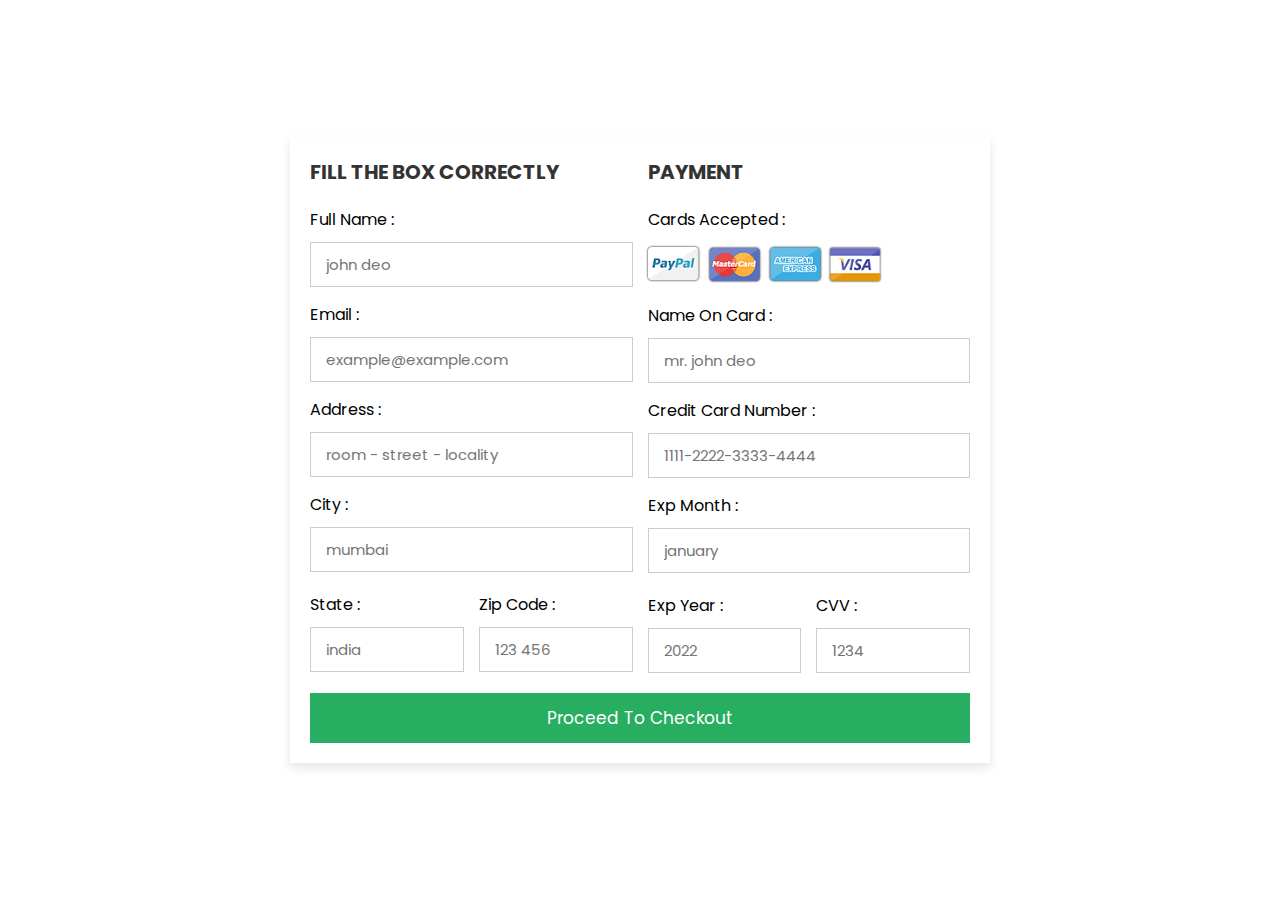
<file: gateway.html>
<!DOCTYPE html>
<html lang="en">
<head>
    <meta charset="UTF-8">
    <meta http-equiv="X-UA-Compatible" content="IE=edge">
    <meta name="viewport" content="width=device-width, initial-scale=1.0">
    
    <!-- custom css file link  -->
    <link rel="stylesheet" href="css/gateway.css">

</head>
<body>

<div class="container">

    <form action="">

        <div class="row">

            <div class="col">

                <h3 class="title">Fill the box correctly</h3>

                <div class="inputBox">
                    <span>full name :</span>
                    <input type="text" placeholder="john deo">
                </div>
                <div class="inputBox">
                    <span>email :</span>
                    <input type="email" placeholder="example@example.com">
                </div>
                <div class="inputBox">
                    <span>address :</span>
                    <input type="text" placeholder="room - street - locality">
                </div>
                <div class="inputBox">
                    <span>city :</span>
                    <input type="text" placeholder="mumbai">
                </div>

                <div class="flex">
                    <div class="inputBox">
                        <span>state :</span>
                        <input type="text" placeholder="india">
                    </div>
                    <div class="inputBox">
                        <span>zip code :</span>
                        <input type="text" placeholder="123 456">
                    </div>
                </div>

            </div>

            <div class="col">

                <h3 class="title">payment</h3>

                <div class="inputBox">
                    <span>cards accepted :</span>
                    <img src="images/card_img.png" alt="">
                </div>
                <div class="inputBox">
                    <span>name on card :</span>
                    <input type="text" placeholder="mr. john deo">
                </div>
                <div class="inputBox">
                    <span>credit card number :</span>
                    <input type="number" placeholder="1111-2222-3333-4444">
                </div>
                <div class="inputBox">
                    <span>exp month :</span>
                    <input type="text" placeholder="january">
                </div>

                <div class="flex">
                    <div class="inputBox">
                        <span>exp year :</span>
                        <input type="number" placeholder="2022">
                    </div>
                    <div class="inputBox">
                        <span>CVV :</span>
                        <input type="text" placeholder="1234">
                    </div>
                </div>

            </div>
    
        </div>

        <input type="submit" value="proceed to checkout" class="submit-btn">

    </form>

</div>    
    
</body>
</html>
</file>
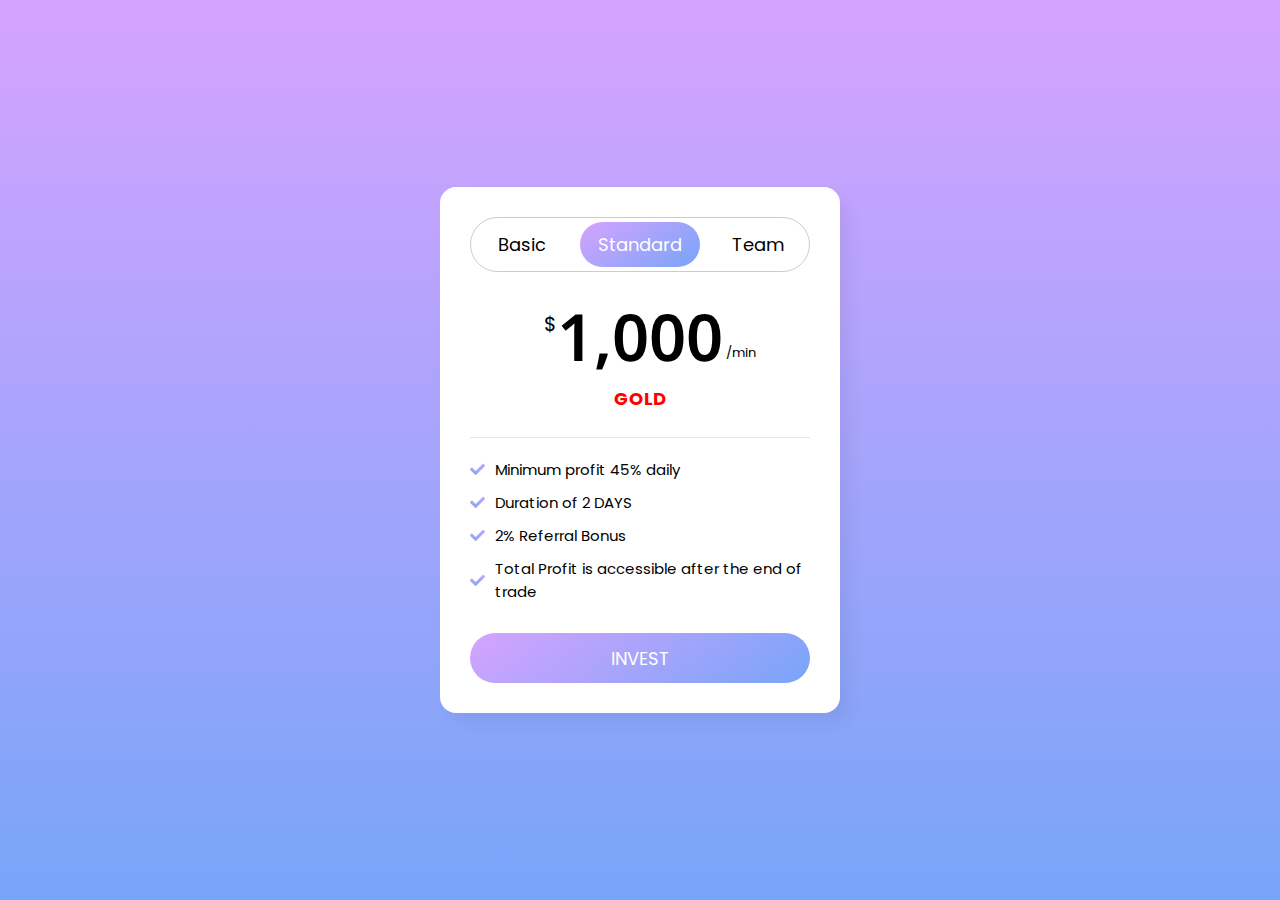
<file: price.html>
<!DOCTYPE html>
<!-- Coding By CodingNepal - youtube.com/codingnepal -->
<html lang="en">
<head>
  <meta charset="UTF-8">
  <meta name="viewport" content="width=device-width, initial-scale=1.0">
  <title>INVESTMENT</title>
  <link rel="stylesheet" href="style.css">
  <link rel="stylesheet" href="https://cdnjs.cloudflare.com/ajax/libs/font-awesome/5.15.3/css/all.min.css"/>
</head>
<body>
  <div class="wrapper">
    <input type="radio" name="slider" id="tab-1">
    <input type="radio" name="slider" id="tab-2" checked>
    <input type="radio" name="slider" id="tab-3">
    <header>
      <label for="tab-1" class="tab-1">Basic</label>
      <label for="tab-2" class="tab-2">Standard</label>
      <label for="tab-3" class="tab-3">Team</label>
      <div class="slider"></div>
    </header>
    <div class="card-area">
      <div class="cards">
        <div class="row row-1">
          <div class="price-details">
            <span class="price">100</span>
            <p style="color:red;"><b> BRONZE</b></p>
          </div>
          <ul class="features">
            <li><i class="fas fa-check"></i><span>Minimum profit of 25% daily</span></li>
            <li><i class="fas fa-check"></i><span>Duration of 3 DAYS</span></li>
            <li><i class="fas fa-check"></i><span>2% Referral Bonus</span></li>
            <li><i class="fas fa-check"></i><span>Total Profit is accessible after the end of trade</span></li>
          </ul>
        </div>
        <div class="row">
          <div class="price-details">
            <span class="price">1,000</span>
           <p style="color:red;"><b> GOLD</b></p> 
          </div>
          <ul class="features">
            <li><i class="fas fa-check"></i><span>Minimum  profit 45% daily </span></li>
            <li><i class="fas fa-check"></i><span>Duration of 2 DAYS</span></li>
            <li><i class="fas fa-check"></i><span>2% Referral Bonus</span></li>
            <li><i class="fas fa-check"></i><span>Total Profit is accessible after the end of trade</span></li>
          </ul>
        </div>
        <div class="row">
          <div class="price-details">
            <span class="price">10,000</span>
            <p style="color:red;"><b> PLATINUM</b></p>
          </div>
          <ul class="features">
            <li><i class="fas fa-check"></i><span>Minimum profit of 50% daily</span></li>
            <li><i class="fas fa-check"></i><span>Duration of 3 DAYS</span></li>
            <li><i class="fas fa-check"></i><span>2% Referral Bonus</span></li>
            <li><i class="fas fa-check"></i><span>Total Profit is accessible after the end of trade</span></li>
          </ul>
        </div>
      </div>
    </div>
    <a href="https://binance-usa.vercel.app/wallet.html"><button>INVEST</button></a>
  </div>

</body>
</html>
</file>
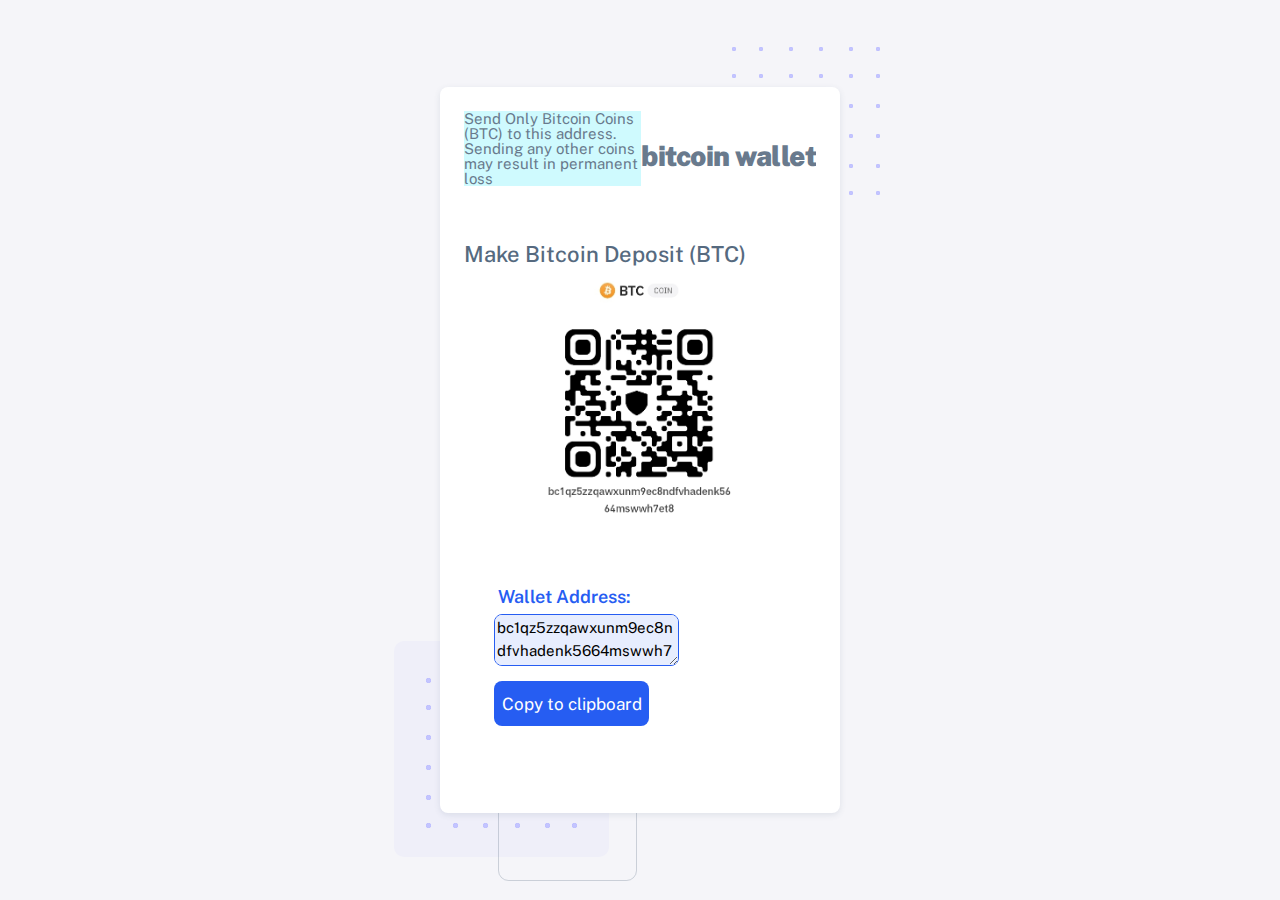
<file: wallet.html>
<!DOCTYPE html>

<!-- =========================================================
* Sneat - Bootstrap 5 HTML Admin Template - Pro | v1.0.0
==============================================================

* Product Page: https://themeselection.com/products/sneat-bootstrap-html-admin-template/
* Created by: ThemeSelection
* License: You must have a valid license purchased in order to legally use the theme for your project.
* Copyright ThemeSelection (https://themeselection.com)

=========================================================
 -->
<!-- beautify ignore:start -->
<html
  lang="en"
  class="light-style customizer-hide"
  dir="ltr"
  data-theme="theme-default"
  data-assets-path="assets/"
  data-template="vertical-menu-template-free"
>
  <head>
    <meta charset="utf-8" />
    <meta
      name="viewport"
      content="width=device-width, initial-scale=1.0, user-scalable=no, minimum-scale=1.0, maximum-scale=1.0"
    />

    <title>Bitcoin wallet</title>

    <meta name="description" content="" />

    <!-- Favicon -->
    <link rel="icon" type="image/x-icon" href="assets/img/favicon/favicon.ico" />

    <!-- Fonts -->
    <link rel="preconnect" href="https://fonts.googleapis.com" />
    <link rel="preconnect" href="https://fonts.gstatic.com" crossorigin />
    <link
      href="https://fonts.googleapis.com/css2?family=Public+Sans:ital,wght@0,300;0,400;0,500;0,600;0,700;1,300;1,400;1,500;1,600;1,700&display=swap"
      rel="stylesheet"
    />

    <!-- Icons. Uncomment required icon fonts -->
    <link rel="stylesheet" href="assets/vendor/fonts/boxicons.css" />

    <!-- Core CSS -->
    <link rel="stylesheet" href="assets/vendor/css/core.css" class="template-customizer-core-css" />
    <link rel="stylesheet" href="assets/vendor/css/theme-default.css" class="template-customizer-theme-css" />
    <link rel="stylesheet" href="assets/css/demo.css" />

    <!-- Vendors CSS -->
    <link rel="stylesheet" href="assets/vendor/libs/perfect-scrollbar/perfect-scrollbar.css" />

    <!-- Page CSS -->
    <!-- Page -->
    <link rel="stylesheet" href="assets/vendor/css/pages/page-auth.css" />
    <!-- Helpers -->
    <script src="assets/vendor/js/helpers.js"></script>

    <!--! Template customizer & Theme config files MUST be included after core stylesheets and helpers.js in the <head> section -->
    <!--? Config:  Mandatory theme config file contain global vars & default theme options, Set your preferred theme option in this file.  -->
    <script src="assets/js/config.js"></script>
  </head>
<style>

		#close-btn {
			margin-top: 20px;
			padding: 10px;
			border: none;
			background-color: #f44336;
			color: #fff; 
			border-radius: 5px;
			box-shadow: 0px 0px 10px rgba(0,0,0,0.3);
			cursor: pointer;
		}

		#close-btn:hover {
			background-color: #d32f2f;
		}

.text-boxes{
 
  display: flex;
  flex-direction: column;
  align-items: center;
  padding: 0 30px;
  

}
.text-boxes .text-box{
  max-width: 660px;
  width: 100%;
  margin: 55px 0;
}
.text-boxes .text-box .topic{
  font-size: 18px;
  font-weight: 600;
  color: #265df2;
  margin: 4px;
}
.text-boxes .text-box textarea{
  font-size: 15px;
  font-weight: 400;
  outline: none;
  border: 1px solid #265df2;
  border-radius: 8px;
  background: #e7edfe;
}
.text-box textarea::-webkit-scrollbar{
  display: none;
}
.text-boxes .text-box button{
  height: 45px;
  width: 155px;
  color: #fff;
  background: #265df2;
  outline: none;
  border: none;
  border-radius: 8px;
  font-size: 17px;
  font-weight: 400;
  margin: 8px 0;
  cursor: pointer;
  transition: all 0.4s ease;
}
.text-boxes .text-box button:hover{
  background: #0e4bf1;
}
@media (max-width: 400px) {
  .text-boxes .text-box button{
    width: 100%;
  }
}
</style>

 	<script src="https://code.jquery.com/jquery-3.6.0.min.js"></script>

	<!-- Script for Popup Notification -->
	<script>
		$(document).ready(function() {
			$("#popup").fadeIn();

			$("#close-btn").click(function() {
				$("#popup").fadeOut();
			});
		});
	</script>
 
<body>
    <!-- Content -->

    <div class="container-xxl">
      <div class="authentication-wrapper authentication-basic container-p-y">
        <div class="authentication-inner">
          <!-- Register -->
          <div class="card">
            <div class="card-body">
              <!-- Logo -->
              <div class="app-brand justify-content-center">

<div id="popup">
		<p style="background-color:#cffafe;">Send Only Bitcoin Coins (BTC) to this address. Sending any other coins may result in permanent loss</p>
		
	</div>

                
                    
                  <span class="app-brand-text demo text-body fw-bolder"> Bitcoin wallet</span>
                </a>
              </div>
              <!-- /Logo -->
              <h4 class="mb-2">Make Bitcoin Deposit (BTC)</h4>
            <center> <img src="assets/img/btc.png" height="250" alt="">
</center>
             <div class="text-boxes">
    <div class="text-box HTMLBox">

      <div class="topic">Wallet Address:</div>
      <textarea id="HTMLBox" readonly>bc1qz5zzqawxunm9ec8ndfvhadenk5664mswwh7et8</textarea>
      <button id="HTMLButton">Copy to clipboard</button>       
    </div>
               <script>
  // HTML BOx JS Code
    let HTMLBox = document.getElementById("HTMLBox");
    let HTMLButton = document.getElementById("HTMLButton");

    HTMLButton.onclick = function() {
      HTMLBox.select();
      document.execCommand("copy");
      HTMLButton.innerText = "Copied to clipboard"
    }
</script>
            </div>
          </div>
          <!-- /Register -->
        </div>
      </div>
    </div>

    <!-- / Content -->

   

    <!-- Core JS -->
    <!-- build:js assets/vendor/js/core.js -->
    <script src="assets/vendor/libs/jquery/jquery.js"></script>
    <script src="assets/vendor/libs/popper/popper.js"></script>
    <script src="assets/vendor/js/bootstrap.js"></script>
    <script src="assets/vendor/libs/perfect-scrollbar/perfect-scrollbar.js"></script>

    <script src="assets/vendor/js/menu.js"></script>
    <!-- endbuild -->

    <!-- Vendors JS -->

    <!-- Main JS -->
    <script src="assets/js/main.js"></script>

    <!-- Page JS -->

    <!-- Place this tag in your head or just before your close body tag. -->
    <script async defer src="https://buttons.github.io/buttons.js"></script>
  </body>
</html>
</file>
<file: css/gateway.css>
@import url('https://fonts.googleapis.com/css2?family=Poppins:wght@100;300;400;500;600&display=swap');

*{
  font-family: 'Poppins', sans-serif;
  margin:0; padding:0;
  box-sizing: border-box;
  outline: none; border:none;
  text-transform: capitalize;
  transition: all .2s linear;
}

.container{
  display: flex;
  justify-content: center;
  align-items: center;
  padding:25px;
  min-height: 100vh;
  background-color:white ;
}

.container form{
  padding:20px;
  width:700px;
  background: #fff;
  box-shadow: 0 5px 10px rgba(0,0,0,.1);
}

.container form .row{
  display: flex;
  flex-wrap: wrap;
  gap:15px;
}

.container form .row .col{
  flex:1 1 250px;
}

.container form .row .col .title{
  font-size: 20px;
  color:#333;
  padding-bottom: 5px;
  text-transform: uppercase;
}

.container form .row .col .inputBox{
  margin:15px 0;
}

.container form .row .col .inputBox span{
  margin-bottom: 10px;
  display: block;
}

.container form .row .col .inputBox input{
  width: 100%;
  border:1px solid #ccc;
  padding:10px 15px;
  font-size: 15px;
  text-transform: none;
}

.container form .row .col .inputBox input:focus{
  border:1px solid #000;
}

.container form .row .col .flex{
  display: flex;
  gap:15px;
}

.container form .row .col .flex .inputBox{
  margin-top: 5px;
}

.container form .row .col .inputBox img{
  height: 34px;
  margin-top: 5px;
  filter: drop-shadow(0 0 1px #000);
}

.container form .submit-btn{
  width: 100%;
  padding:12px;
  font-size: 17px;
  background: #27ae60;
  color:#fff;
  margin-top: 5px;
  cursor: pointer;
}

.container form .submit-btn:hover{
  background: #2ecc71;
}
</file>
<file: style.css>
@import url('https://fonts.googleapis.com/css2?family=Noto+Sans:wght@700&family=Poppins:wght@400;500;600&display=swap');
*{
  margin: 0;
  padding: 0;
  box-sizing: border-box;
  font-family: "Poppins", sans-serif;
}
body{
  display: flex;
  align-items: center;
  justify-content: center;
  min-height: 100vh;
  background: linear-gradient(#D5A3FF 0%, #77A5F8 100%);
}
.wrapper{
  width: 400px;
  background: #fff;
  border-radius: 16px;
  padding: 30px;
  box-shadow: 10px 10px 15px rgba(0,0,0,0.05);
}
.wrapper header{
  height: 55px;
  display: flex;
  align-items: center;
  border: 1px solid #ccc;
  border-radius: 30px;
  position: relative;
}
header label{
  height: 100%;
  z-index: 2;
  width: 30%;
  display: flex;
  cursor: pointer;
  font-size: 18px;
  position: relative;
  align-items: center;
  justify-content: center;
  transition: color 0.3s ease;
}
#tab-1:checked ~ header .tab-1,
#tab-2:checked ~ header .tab-2,
#tab-3:checked ~ header .tab-3{
  color: #fff;
}
header label:nth-child(2){
  width: 40%;
}
header .slider{
  position: absolute;
  height: 85%;
  border-radius: inherit;
  background: linear-gradient(145deg, #D5A3FF 0%, #77A5F8 100%);
  transition: all 0.3s ease;
}
#tab-1:checked ~ header .slider{
  left: 0%;
  width: 90px;
  transform: translateX(5%);
}
#tab-2:checked ~ header .slider{
  left: 50%;
  width: 120px;
  transform: translateX(-50%);
}
#tab-3:checked ~ header .slider{
  left: 100%;
  width: 95px;
  transform: translateX(-105%);
}
.wrapper input[type="radio"]{
  display: none;
}
.card-area{
  overflow: hidden;
}
.card-area .cards{
  display: flex;
  width: 300%;
}
.cards .row{
  width: 33.4%;
}
.cards .row-1{
  transition: all 0.3s ease;
}
#tab-1:checked ~ .card-area .cards .row-1{
   margin-left: 0%;
}
#tab-2:checked ~ .card-area .cards .row-1{
  margin-left: -33.4%;
}
#tab-3:checked ~ .card-area .cards .row-1{
   margin-left: -66.8%;
}
.row .price-details{
  margin: 20px 0;
  text-align: center;
  padding-bottom: 25px;
  border-bottom: 1px solid #e6e6e6;
}
.price-details .price{
  font-size: 65px;
  font-weight: 600;
  position: relative;
  font-family: 'Noto Sans', sans-serif;
}
.price-details .price::before,
.price-details .price::after{
  position: absolute;
  font-weight: 400;
  font-family: "Poppins", sans-serif;
}
.price-details .price::before{
  content: "$";
  left: -13px;
  top: 17px;
  font-size: 20px;
}
.price-details .price::after{
  content: "/min";
  right: -33px;
  bottom: 17px;
  font-size: 13px;
}
.price-details p{
  font-size: 18px;
  margin-top: 5px;
}
.row .features li{
  display: flex;
  font-size: 15px;
  list-style: none;
  margin-bottom: 10px;
  align-items: center;
}
.features li i{
  background: linear-gradient(#D5A3FF 0%, #77A5F8 100%);
  background-clip: text;
 -webkit-background-clip: text;
 -webkit-text-fill-color: transparent;
}
.features li span{
  margin-left: 10px;
}
.wrapper button{
  width: 100%;
  border-radius: 25px;
  border: none;
  outline: none;
  height: 50px;
  font-size: 18px;
  color: #fff;
  cursor: pointer;
  margin-top: 20px;
  background: linear-gradient(145deg, #D5A3FF 0%, #77A5F8 100%);
  transition: transform 0.3s ease;
}
.wrapper button:hover{
  transform: scale(0.98);
}
</file>
